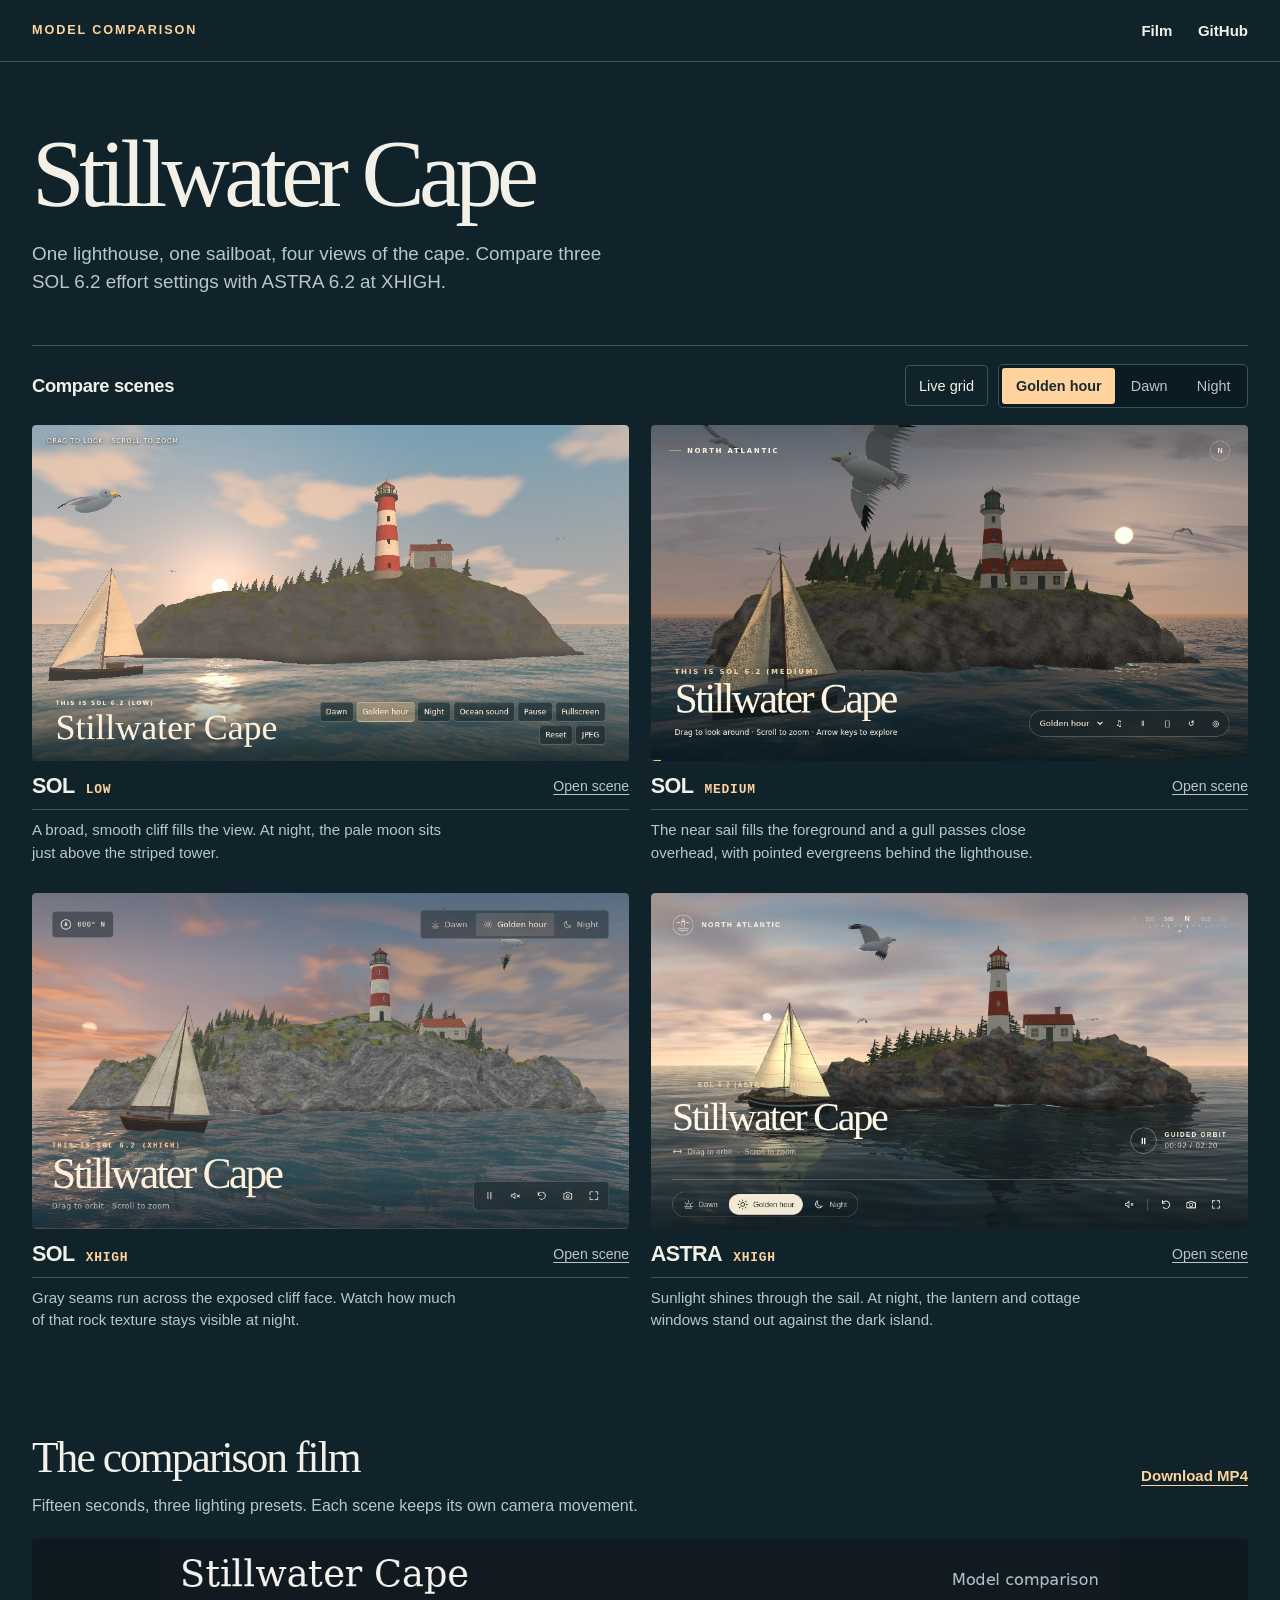
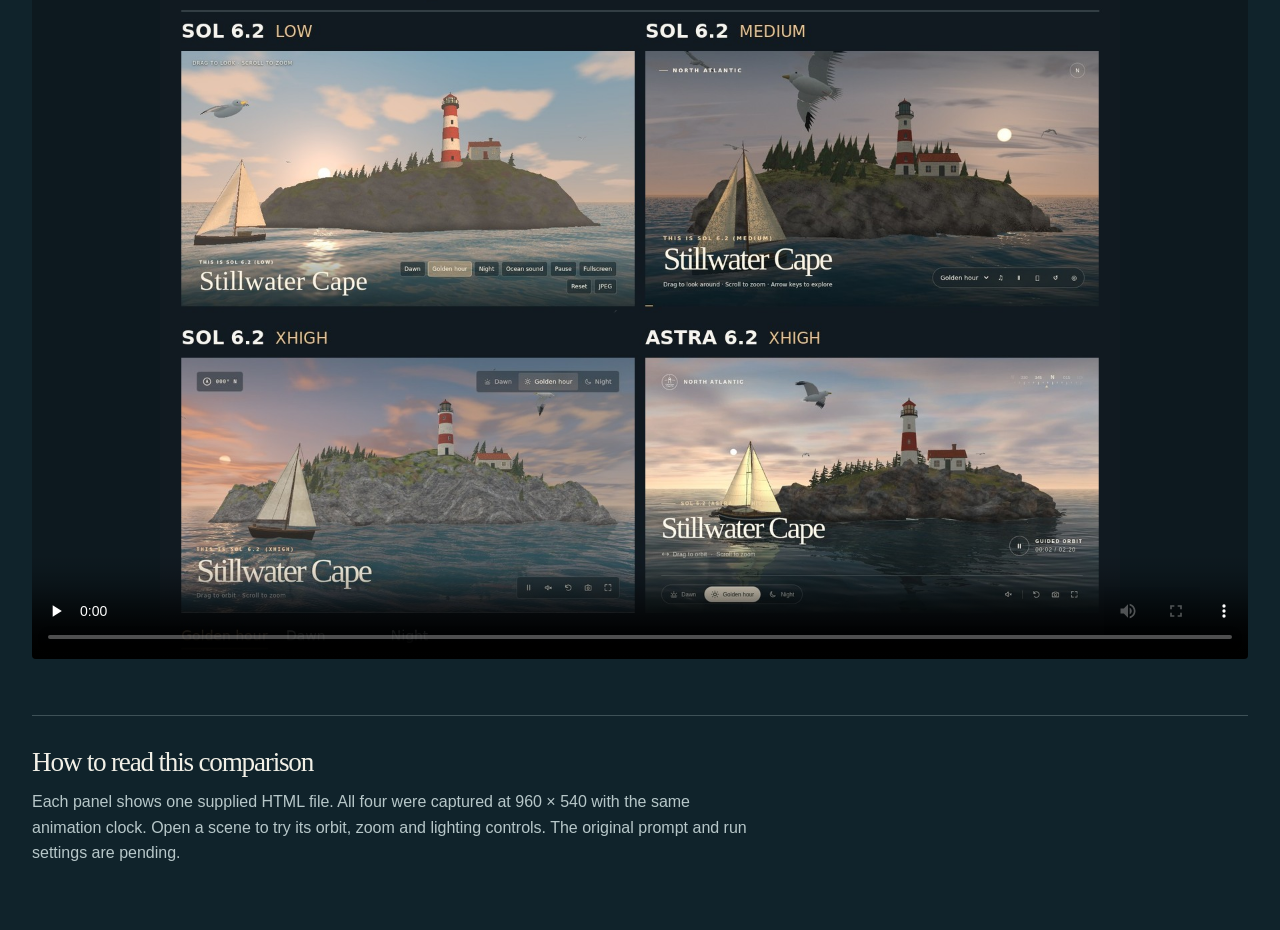
<file: index.html>
<!doctype html>
<html lang="en">
<head>
  <meta charset="utf-8">
  <meta name="viewport" content="width=device-width, initial-scale=1">
  <meta name="theme-color" content="#10232b">
  <meta name="description" content="Explore four model-built versions of Stillwater Cape. Compare SOL and ASTRA at golden hour, dawn and night, or open the original interactive scenes.">
  <meta property="og:title" content="Stillwater Cape · Model comparison">
  <meta property="og:description" content="Four interactive takes on the same cape. See SOL and ASTRA side by side.">
  <meta property="og:image" content="https://maitham16.github.io/stillwater-cape-comparison/media/film-cover.jpg">
  <meta name="twitter:card" content="summary_large_image">
  <title>Stillwater Cape · Model comparison</title>
  <link rel="stylesheet" href="./style.css">
</head>
<body>
  <a class="skip" href="#compare">Skip to comparison</a>
  <header class="mast">
    <div class="wrap mast-inner">
      <span class="mast-label">Model comparison</span>
      <nav aria-label="Main navigation">
        <a href="#film">Film</a>
        <a href="https://github.com/Maitham16/stillwater-cape-comparison">GitHub</a>
      </nav>
    </div>
  </header>
  <main class="wrap">
    <header class="intro">
      <div>
        <h1>Stillwater Cape</h1>
        <p>One lighthouse, one sailboat, four views of the cape. Compare three SOL 6.2 effort settings with ASTRA 6.2 at XHIGH.</p>
      </div>
    </header>
    <section id="compare" aria-label="Compare the four scenes">
      <div class="toolbar">
        <h2>Compare scenes</h2>
        <div class="tools">
        <button id="live" type="button" aria-pressed="false" hidden>Live grid</button>
        <div class="presets" role="group" aria-label="Lighting for all four previews" hidden>
          <button data-mode="gold" aria-pressed="true">Golden hour</button>
          <button data-mode="dawn" aria-pressed="false">Dawn</button>
          <button data-mode="night" aria-pressed="false">Night</button>
        </div>
        </div>
      </div>
      <div class="grid">
        <article class="card">
          <div class="stage"><a class="scene" href="./scenes/sol-low.html" aria-label="Open SOL LOW interactive scene" tabindex="-1"><img src="./media/sol-low-gold.jpg" width="960" height="540" data-scene="sol-low" alt="SOL LOW rendering of Stillwater Cape at golden hour"></a></div>
          <div class="caption"><h3>SOL <span>LOW</span></h3><a class="open" href="./scenes/sol-low.html" aria-label="Open SOL LOW interactive scene">Open scene</a></div>
          <p class="observation">A broad, smooth cliff fills the view. At night, the pale moon sits just above the striped tower.</p>
        </article>
        <article class="card">
          <div class="stage"><a class="scene" href="./scenes/sol-medium.html" aria-label="Open SOL MEDIUM interactive scene" tabindex="-1"><img src="./media/sol-medium-gold.jpg" width="960" height="540" data-scene="sol-medium" alt="SOL MEDIUM rendering of Stillwater Cape at golden hour"></a></div>
          <div class="caption"><h3>SOL <span>MEDIUM</span></h3><a class="open" href="./scenes/sol-medium.html" aria-label="Open SOL MEDIUM interactive scene">Open scene</a></div>
          <p class="observation">The near sail fills the foreground and a gull passes close overhead, with pointed evergreens behind the lighthouse.</p>
        </article>
        <article class="card">
          <div class="stage"><a class="scene" href="./scenes/sol-xhigh.html" aria-label="Open SOL XHIGH interactive scene" tabindex="-1"><img src="./media/sol-xhigh-gold.jpg" width="960" height="540" data-scene="sol-xhigh" alt="SOL XHIGH rendering of Stillwater Cape at golden hour"></a></div>
          <div class="caption"><h3>SOL <span>XHIGH</span></h3><a class="open" href="./scenes/sol-xhigh.html" aria-label="Open SOL XHIGH interactive scene">Open scene</a></div>
          <p class="observation">Gray seams run across the exposed cliff face. Watch how much of that rock texture stays visible at night.</p>
        </article>
        <article class="card">
          <div class="stage"><a class="scene" href="./scenes/astra-xhigh.html" aria-label="Open ASTRA XHIGH interactive scene" tabindex="-1"><img src="./media/astra-xhigh-gold.jpg" width="960" height="540" data-scene="astra-xhigh" alt="ASTRA XHIGH rendering of Stillwater Cape at golden hour"></a></div>
          <div class="caption"><h3>ASTRA <span>XHIGH</span></h3><a class="open" href="./scenes/astra-xhigh.html" aria-label="Open ASTRA XHIGH interactive scene">Open scene</a></div>
          <p class="observation">Sunlight shines through the sail. At night, the lantern and cottage windows stand out against the dark island.</p>
        </article>
      </div>
    </section>
    <section id="film" aria-labelledby="film-title">
      <div class="film-heading">
        <div>
          <h2 id="film-title">The comparison film</h2>
          <p>Fifteen seconds, three lighting presets. Each scene keeps its own camera movement.</p>
        </div>
        <a class="download" href="./media/stillwater-cape.mp4" download>Download MP4</a>
      </div>
      <video controls playsinline preload="none" poster="./media/film-cover.jpg" aria-label="Four labeled scenes cycling through golden hour, dawn and night. Silent film.">
        <source src="./media/stillwater-cape.mp4" type="video/mp4">
        <a href="./media/stillwater-cape.mp4">Open the comparison film</a>
      </video>
    </section>
    <section class="method" aria-labelledby="method-title">
      <h2 id="method-title">How to read this comparison</h2>
      <p>Each panel shows one supplied HTML file. All four were captured at 960 × 540 with the same animation clock. Open a scene to try its orbit, zoom and lighting controls. The original prompt and run settings are pending.</p>
    </section>
  </main>
  <script src="./compare.js"></script>
</body>
</html>
</file>
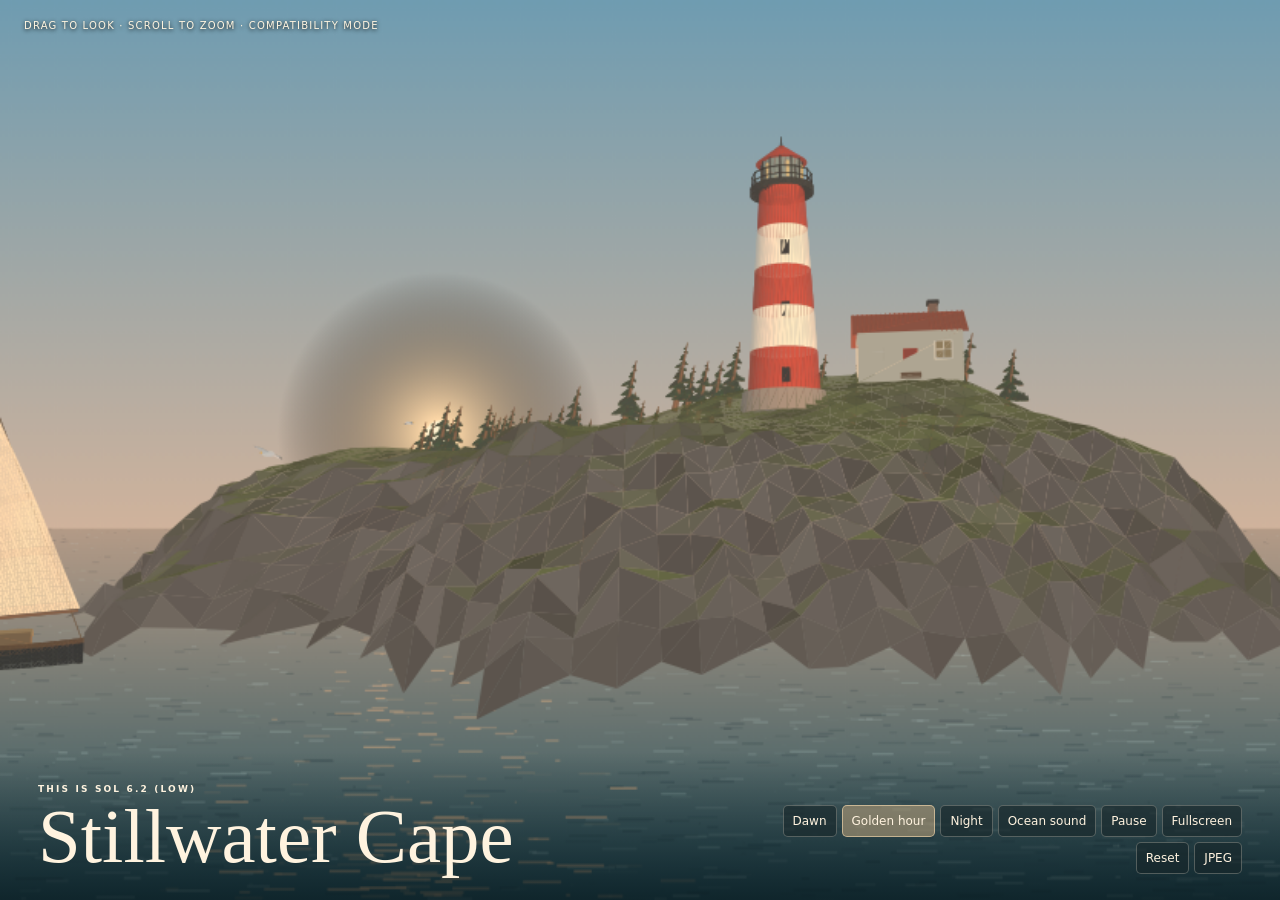
<file: scenes/sol-low.html>
<!doctype html>
<html lang="en">
<head>
<meta charset="utf-8"><meta name="viewport" content="width=device-width,initial-scale=1,viewport-fit=cover">
<title>Stillwater Cape</title>
<style>
*{box-sizing:border-box}html,body{margin:0;height:100%;overflow:hidden;background:#172b32;color:#fff3df}body{font:12px system-ui,sans-serif}canvas{width:100%;height:100%;display:block;touch-action:none;cursor:grab}canvas:active{cursor:grabbing}footer{position:absolute;inset:auto 0 0;display:flex;justify-content:space-between;align-items:end;gap:16px;padding:32px 38px max(26px,env(safe-area-inset-bottom));background:linear-gradient(transparent,#081519b8);pointer-events:none}.eyebrow{letter-spacing:.24em;font-size:9px;font-weight:650;margin-bottom:7px}h1{font:400 clamp(36px,6vw,84px)/.95 Georgia,serif;margin:0;text-wrap:balance}nav{pointer-events:auto;display:flex;flex-wrap:wrap;justify-content:end;gap:5px;max-width:480px}button{background:#17262a9c;border:1px solid #fff3df42;border-radius:5px;color:inherit;font:inherit;padding:8px 9px;cursor:pointer}button:hover,button[aria-pressed=true]{background:#e2bb8970;border-color:#ffe2b592}button:focus-visible{outline:2px solid #fff}#hint{position:absolute;top:20px;left:24px;color:#fff5e0;text-shadow:0 1px 4px #000;letter-spacing:.12em;font-size:10px;pointer-events:none}@media(max-width:680px){footer{align-items:start;flex-direction:column;padding:25px 15px max(14px,env(safe-area-inset-bottom));gap:13px}nav{justify-content:start}button{font-size:11px;padding:7px}#hint{top:12px;left:15px}}
</style>
</head><body>
<canvas id="cape" aria-label="Interactive three-dimensional view of Stillwater Cape" tabindex="0"></canvas>
<img id="opening" alt="" style="position:absolute;inset:0;width:100%;height:100%;object-fit:cover;pointer-events:none" src="[data-uri]">
<div id="hint">DRAG TO LOOK · SCROLL TO ZOOM</div>
<footer><div><div class="eyebrow">THIS IS SOL 6.2 (LOW)</div><h1>Stillwater Cape</h1></div><nav aria-label="Scene controls">
<button data-light="1">Dawn</button><button data-light="0" aria-pressed="true">Golden hour</button><button data-light="2">Night</button>
<button id="audio" aria-pressed="false">Ocean sound</button><button id="pause" aria-pressed="false">Pause</button><button id="full">Fullscreen</button><button id="reset">Reset</button><button id="capture">JPEG</button>
</nav></footer>
<script>
'use strict';
function startScene(){
const canvas=document.querySelector('canvas');
const backup=document.createElement('canvas');
backup.style.cssText='position:absolute;inset:0;pointer-events:none';
backup.hidden=true;
backup.setAttribute('aria-hidden','true');
canvas.after(backup);
const ctx=backup.getContext('2d');
let useGPU=true;

const hint=document.querySelector('#hint');
const opening=document.querySelector('#opening');
window.addEventListener('error',event=>{
 hint.textContent='Scene error: '+event.message;
});
canvas.addEventListener('webglcontextlost',event=>{
 event.preventDefault();
 useGPU=false;
});
const gl=canvas.getContext('webgl',{antialias:false,alpha:false,preserveDrawingBuffer:true,failIfMajorPerformanceCaveat:true})
 ||canvas.getContext('experimental-webgl',{antialias:false,alpha:false,preserveDrawingBuffer:true,failIfMajorPerformanceCaveat:true});
useGPU=!!gl;
const PI=Math.PI, TAU=2*PI;
const add=(a,b)=>a.map((x,i)=>x+b[i]), sub=(a,b)=>a.map((x,i)=>x-b[i]), mul=(a,s)=>a.map(x=>x*s);
const dot=(a,b)=>a.reduce((s,x,i)=>s+x*b[i],0), cross=(a,b)=>[a[1]*b[2]-a[2]*b[1],a[2]*b[0]-a[0]*b[2],a[0]*b[1]-a[1]*b[0]];
const unit=a=>mul(a,1/(Math.hypot(...a)||1)), clamp=(x,a,b)=>Math.max(a,Math.min(b,x)), mix=(a,b,t)=>a+(b-a)*t;
let seed=92734;
function random(){seed=(Math.imul(seed,1664525)+1013904223)>>>0;return seed/4294967296}
function program(v,f){
 if(!useGPU)return null;
 try {
 const p=gl.createProgram();
 for(const [type,src] of [[gl.VERTEX_SHADER,v],[gl.FRAGMENT_SHADER,f]]){
  const s=gl.createShader(type);gl.shaderSource(s,src);gl.compileShader(s);
  if(!gl.getShaderParameter(s,gl.COMPILE_STATUS))throw Error(gl.getShaderInfoLog(s));
  gl.attachShader(p,s);
 }
 gl.linkProgram(p);if(!gl.getProgramParameter(p,gl.LINK_STATUS))throw Error(gl.getProgramInfoLog(p));return p;
 } catch(error){console.warn('Stillwater WebGL',error);useGPU=false;return null;}
}
const noiseGL=`
float hash(vec3 p){p=fract(p*.3183099+vec3(.11,.27,.43))*17.;return fract(p.x*p.y*p.z*(p.x+p.y+p.z));}
float noise(vec3 p){vec3 i=floor(p),f=fract(p);f=f*f*(3.-2.*f);
return mix(mix(mix(hash(i),hash(i+vec3(1,0,0)),f.x),mix(hash(i+vec3(0,1,0)),hash(i+vec3(1,1,0)),f.x),f.y),
mix(mix(hash(i+vec3(0,0,1)),hash(i+vec3(1,0,1)),f.x),mix(hash(i+vec3(0,1,1)),hash(i+vec3(1,1,1)),f.x),f.y),f.z);}
float fb(vec3 p){return noise(p)*.56+noise(p*2.17+4.)*.28+noise(p*4.63-3.)*.12+noise(p*9.13)*.04;}
`;
const atmosphere=`
uniform vec3 sun, sunlight, horizon, zenith;
uniform float mode, time;
vec3 air(vec3 d){
 float y=max(d.y,0.);
 float s=max(dot(d,sun),0.);
 vec3 col=mix(horizon,zenith,pow(clamp(y*2.,0.,1.),.55));
 col+=sunlight*(.19*pow(s,10.)+.28*pow(s,110.)+1.5*smoothstep(.99976,.99986,s));
 vec3 p=vec3(d.x,0.,d.z)*(.86/(y+.17))+vec3(time*.0007,0.,.8);
 float cloud=fb(p*2.5+vec3(0,3.3,0))+ .10*fb(p*13.);
 float veil=smoothstep(.57,.76,cloud)*smoothstep(.008,.08,y)*(.83-.28*y);
 vec3 cloudColor=mix(zenith*.72+horizon*.16,horizon*.88+sunlight*.29,pow(s,.55));
 col=mix(col,cloudColor,veil);
 if(mode>1.5){float star=hash(floor(d*920.));col+=step(.9991,star)*smoothstep(.05,.6,y)*.44;}
 return col;
}
vec3 encode(vec3 c){return pow(clamp(c,0.,1.),vec3(.4545));}
`;
const sky=program(`attribute vec2 a;varying vec2 uv;void main(){uv=a;gl_Position=vec4(a,.999999,1.);}`,`
precision highp float;varying vec2 uv;uniform vec3 forward,right,up;uniform vec2 lens;
${noiseGL}${atmosphere}
void main(){vec3 d=normalize(forward+right*uv.x*lens.x+up*uv.y*lens.y);gl_FragColor=vec4(encode(air(d)),1.);}
`);
const surfaceVertex=`
attribute vec3 a,n,c;attribute float m;uniform mat4 vp,model;
varying vec3 P,N,C,L;varying float M;
void main(){vec4 p=model*vec4(a,1.);P=p.xyz;N=mat3(model)*n;C=c;L=a;M=m;gl_Position=vp*p;}
`;
const surfaceFragment=`
precision highp float;
varying vec3 P,N,C,L;varying float M;uniform vec3 eye;
uniform vec3 reefs[4];
${noiseGL}${atmosphere}
vec2 swell(vec2 p){vec2 gradient=vec2(0.);
 for(int i=0;i<8;i++){float j=float(i);float a=1.1+j*2.39996;vec2 d=vec2(cos(a),sin(a));float k=.46*pow(1.51,j);
 gradient+=d*cos(dot(d,p)*k+time*sqrt(k)*1.96+j*j)*(.081/(1.+j*.34));}
 float grit=noise(vec3(p*1.8,time*.35))-.5;
 return gradient+vec2(grit,noise(vec3(p*2.1+8.,time*.43))-.5)*.09;
}
void main(){
 vec3 normal=normalize(N),v=normalize(eye-P);
#ifdef OCEAN
 {
  float dist=length(eye-P);
  vec2 g=swell(P.xz);
  normal=normalize(vec3(-g.x,1.,-g.y));
  vec3 reflection=reflect(-v,normal);
  float fres=pow(1.-max(0.,dot(v,normal)),4.2);
  vec3 water=mix(vec3(.019,.077,.093),vec3(.034,.144,.151),fb(vec3(P.xz*.19,time*.11)));
  vec3 reflected=air(normalize(vec3(reflection.x,abs(reflection.y),reflection.z)));
  vec3 col=mix(water*(.58+.42*sunlight),reflected,.18+.64*fres);
  vec3 h=normalize(v+sun);
  float spec=pow(max(0.,dot(normal,h)),255.)*.88+pow(max(0.,dot(normal,h)),36.)*.074;
  float scatter=fb(vec3(P.xz*.8,time*.21));
  float reach=0.;
  for(int j=1;j<=4;j++){
   vec2 q=P.xz+sun.xz*float(j)*5.;
   float a=atan(q.y/28.,q.x/39.);
   float r=length(q/vec2(39.,28.));
   float shore=1.+.115*sin(a*3.+.4)+.085*cos(a*5.-1.)+.05*sin(a*9.);
   reach=max(reach,1.-smoothstep(shore-.16,shore-.025,r+float(j)*sun.y*.08));
  }
  col=mix(col,col*vec3(.58,.66,.69),reach*.30);
  col+=sunlight*spec*(.38+scatter*1.55)*(1.-reach*.91);
  float a=atan(P.z/28.,P.x/39.);
  float coast=length(P.xz/vec2(39.,28.))-(1.+.115*sin(a*3.+.4)+.085*cos(a*5.-1.)+.05*sin(a*9.));
  float edge=abs(coast)*24.;
  for(int i=0;i<4;i++){edge=min(edge,abs(length(P.xz-reefs[i].xy)-reefs[i].z));}
  float foam=(1.-smoothstep(.1,2.8,edge))*smoothstep(.48,.68,scatter+.085*sin(edge*4.-time*1.65));
  col=mix(col,vec3(.51,.63,.59)*(.48+sunlight*.30),foam*.65);
  col=mix(col,horizon*.78,smoothstep(145.,1000.,dist)*.77);
  gl_FragColor=vec4(encode(col*(mode>1.5?.48:1.)),1.);return;
 }
#else
 vec3 base=C;
 float grain=fb(P*2.9);
 if(M<.5){
  vec3 q=P;
  float field=fb(q*vec3(.29,.21,.29));
  float shale=fb(vec3(q.x*.39+q.y*.57,q.y*1.42+q.z*.43,q.z*.45));
  float seams=pow(1.-abs(sin(q.y*1.55+q.x*.34+q.z*.14+fb(q*.48)*6.)),12.);
  float fine=fb(q*8.);
  vec3 stone=mix(vec3(.045,.049,.052),vec3(.32,.275,.231),field*.57+shale*.43);
  stone*=.74+fine*.46-seams*.26;
  stone=mix(stone,vec3(.034,.040,.039),1.-smoothstep(-.1,2.1,P.y+grain*.55));
  float grass=smoothstep(.47,.73,normal.y+field*.21-.10)*smoothstep(1.5,5.,P.y+field*2.);
  vec3 heath=mix(vec3(.052,.068,.020),vec3(.23,.218,.067),fb(q*1.13));
  heath=mix(heath,vec3(.181,.090,.071),smoothstep(.55,.75,fb(q*.63)));
  base=mix(stone,heath,grass);
  normal=normalize(normal+vec3(noise(q*4.+5.)-.5,noise(q*5.)-.5,noise(q*4.-7.)-.5)*.24);
 }else if(M<1.5){
  float weathering=fb(P*5.);
  base*=.73+.37*weathering;
  base=mix(base,vec3(.107,.064,.034),smoothstep(.67,.83,fb(P*2.6))*.63);
 }else if(M<2.5){
  float fiber=fb(L*vec3(1.3,42.,12.));
  float plank=1.-.38*smoothstep(.89,.99,fract(L.y*4.7+.015*fiber));
  base*=plank*(.66+.52*fiber);
 }else if(M<3.5){
  base*=.83+.24*fb(L*vec3(37.,4.,12.));
 }else if(M<4.5){
  base*=.65+fb(P*4.)*.59;
 }else if(M<5.5){
  base*=.51+.76*fb(P*5.5)+.09*noise(P*36.);
 }else if(M>6.5&&M<7.5){
  base*=1.6+2.1*mode;
 }else {base*=.89+.17*grain;}
 float diffuse=max(dot(normal,sun),0.);
 if(M>2.5&&M<3.5)diffuse=.62*abs(dot(normal,sun))+.10;
 vec3 ambient=mix(vec3(.19,.22,.24),vec3(.52,.56,.59),normal.y*.5+.5);
 if(mode>1.5)ambient*=.38;
 vec3 col=base*(ambient+diffuse*sunlight*.83);
 if(M>6.5&&M<7.5)col+=base*.40;
 vec2 fromBase=P.xz-vec2(12.,6.);
 float along=dot(fromBase,-sun.xz)/max(.1,length(sun.xz));
 float across=length(fromBase+normalize(sun.xz)*along);
 if(M<.5){
  float towerShadow=smoothstep(-1.,2.,along)*(1.-smoothstep(1.1,3.6,across))*(1.-smoothstep(19.,36.,along));
  col*=1.-towerShadow*.34;
 }
 float depth=length(eye-P);
 col=mix(col,horizon,1.-exp(-depth*.0016));
 gl_FragColor=vec4(encode(col),1.);
#endif
}
`;
const surface=program(surfaceVertex,surfaceFragment);
const seaProgram=program(surfaceVertex,"#define OCEAN\n"+surfaceFragment);
const I=[1,0,0,0,0,1,0,0,0,0,1,0,0,0,0,1];
const trans=(x,y,z)=>[1,0,0,0,0,1,0,0,0,0,1,0,x,y,z,1];
const ry=a=>[Math.cos(a),0,-Math.sin(a),0,0,1,0,0,Math.sin(a),0,Math.cos(a),0,0,0,0,1];
const rx=a=>[1,0,0,0,0,Math.cos(a),Math.sin(a),0,0,-Math.sin(a),Math.cos(a),0,0,0,0,1];
const rz=a=>[Math.cos(a),Math.sin(a),0,0,-Math.sin(a),Math.cos(a),0,0,0,0,1,0,0,0,0,1];
function mm(a,b){return b.map((_,i)=>{const c=i>>2,r=i%4;return a[r]*b[c*4]+a[r+4]*b[c*4+1]+a[r+8]*b[c*4+2]+a[r+12]*b[c*4+3]})}
const chain=(...m)=>m.reduce(mm,I);
function basis(x,y,z,p){return [...x,0,...y,0,...z,0,...p,1]}
function mesh(){
 const data=[];
 function tri(a,b,c,color,mat=6, normals){
  let n=unit(cross(sub(b,a),sub(c,a)));
  for(const [i,p] of [a,b,c].entries())data.push(...p,...(normals?normals[i]:n),...color,mat);
 }
 function quad(a,b,c,d,color,m){tri(a,b,c,color,m);tri(a,c,d,color,m)}
 function upload(){
  const vertices=new Float32Array(data);
  const buffer=useGPU?gl.createBuffer():null;
  if(buffer){gl.bindBuffer(gl.ARRAY_BUFFER,buffer);gl.bufferData(gl.ARRAY_BUFFER,vertices,gl.STATIC_DRAW);}
  return {buffer,vertices,count:data.length/10};
 }
 return {tri,quad,upload};
}
function box(m,p,s,c,k=6){
 const [x,y,z]=p,[a,b,d]=s.map(v=>v*.5);
 const v=[[-a,-b,-d],[a,-b,-d],[a,b,-d],[-a,b,-d],[-a,-b,d],[a,-b,d],[a,b,d],[-a,b,d]].map(q=>add(p,q));
 for(const f of [[3,2,1,0],[4,5,6,7],[0,4,7,3],[1,2,6,5],[3,7,6,2],[0,1,5,4]])m.quad(...f.map(i=>v[i]),c,k);
}
function tube(m,a,b,r,s,c,k=6,count=12){
 const y=unit(sub(b,a)),x=unit(cross(y,Math.abs(y[1])>.9?[0,0,1]:[0,1,0])),z=cross(y,x);
 const ring=(p,r,t)=>add(p,add(mul(x,r*Math.cos(t)),mul(z,r*Math.sin(t))));
 for(let i=0;i<count;i++){
  const t=i*TAU/count,u=(i+1)*TAU/count,A=ring(a,r,t),B=ring(a,r,u),C=ring(b,s,u),D=ring(b,s,t);
  m.quad(A,D,C,B,c,k);if(s>0)m.tri(D,b,C,c,k);m.tri(A,B,a,c,k);
 }
}
function ellipsoid(m,p,s,c,k=6,n=16,l=9){
 function at(i,j){
  const a=i*TAU/n,b=j*PI/l;
  return [Math.cos(a)*Math.sin(b),Math.cos(b),Math.sin(a)*Math.sin(b)];
 }
 for(let j=0;j<l;j++)for(let i=0;i<n;i++){
  const q=[at(i,j),at(i+1,j),at(i+1,j+1),at(i,j+1)];
  const pts=q.map(v=>v.map((x,i)=>p[i]+x*s[i])),norm=q.map(v=>unit(v.map((x,i)=>x/s[i])));
  m.tri(pts[0],pts[1],pts[2],c,k,norm.slice(0,3));
  m.tri(pts[0],pts[2],pts[3],c,k,[norm[0],norm[2],norm[3]]);
 }
}
const terrain=mesh(), white=[.78,.73,.60], red=[.43,.057,.035], black=[.024,.032,.032], wood=[.19,.103,.055], glazing=[.60,.38,.14];
const coast=a=>1+.115*Math.sin(a*3+.4)+.085*Math.cos(a*5-1)+.05*Math.sin(a*9);
function land(r,a){
 const k=coast(a),x=39*r*k*Math.cos(a),z=28*r*k*Math.sin(a);
 const cliff=8.9+2.9*Math.sin(a*2-.4)+1.8*Math.cos(a*3+.8);
 const terrace=1-clamp((r-.76)/.27,0,1);
 const core=12.3+1.7*Math.sin(x*.104)+2.0*Math.cos(z*.12)+1.65*Math.sin(x*.08-z*.19);
 const wrinkles=(.48*Math.sin(x*1.6+z*.5)+.65*Math.sin(x*.69-z*1.04)+.91*Math.sin(x*.27+z*.72))*(.35+.65*r);
 const folds=cliff*terrace+wrinkles+Math.sin(r*84+Math.sin(a*19)*2.8)*.47;
 const y=mix(core,folds,clamp((r-.52)/.39,0,1))-(Math.max(0,r-.89)*18)-Math.max(0,r-1)*13;
 return [x,y,z];
}
function ground(x,z){
 const a=Math.atan2(z/28,x/39);
 return land(Math.hypot(x/39,z/28)/coast(a),a)[1];
}
function radial(m,rows,cols,point){
 const pts=Array.from({length:rows+1},(_,j)=>Array.from({length:cols},(_,i)=>point(j/rows,i*TAU/cols)));
 const normals=pts.map((ring,j)=>ring.map((p,i)=>{
  if(!j)return [0,1,0];
  return unit(cross(sub(ring[(i+1)%cols],ring[(i+cols-1)%cols]),sub(pts[Math.min(rows,j+1)][i],pts[j-1][i])));
 }));
 for(let j=0;j<rows;j++)for(let i=0;i<cols;i++){
  const k=(i+1)%cols,p=pts[j],q=pts[j+1],a=normals[j],b=normals[j+1];
  m.tri(p[i],p[k],q[k],white,0,[a[i],a[k],b[k]]);
  m.tri(p[i],q[k],q[i],white,0,[a[i],b[k],b[i]]);
 }
}
radial(terrain,useGPU?74:40,useGPU?172:108,(r,a)=>land(r*1.20,a));
const stacks=[[-55,-24,5.7,13],[-64,-31,3.9,9],[-48,-37,3.2,6],[50,-29,5.6,11]];
for(const [x,z,r,h] of stacks)radial(terrain,24,64,(t,a)=>{
 const b=r*t*(1+.21*Math.sin(3*a)+.12*Math.cos(7*a));
 const y=h*(1-t**1.52)-1.8+Math.sin(t*22+a*4)*.62*t;
 return [x+b*Math.cos(a)+(.8-t)*2,y,z+b*Math.sin(a)*.75];
});
const structures=mesh();
const lx=12,lz=6,ly=ground(lx,lz)-.18;
tube(structures,[lx,ly-1,lz],[lx,ly+.55,lz],3.25,3.05,[.27,.25,.21],1,30);
for(let i=0;i<5;i++){
 const y=ly+.55+i*3.04;
 tube(structures,[lx,y,lz],[lx,y+3.04,lz],2.62-i*.195,2.425-i*.195,i%2===0?red:white,1,48);
}
const top=ly+15.75;
tube(structures,[lx,top-.32,lz],[lx,top+.17,lz],2.33,2.33,black,1,36);
tube(structures,[lx,top+.17,lz],[lx,top+2.03,lz],1.48,1.48,[.18,.26,.25],1,24);
for(let i=0;i<12;i++){
 const a=i*TAU/12;
 const r=(s,y,b=a)=>[lx+s*Math.cos(b),top+y,lz+s*Math.sin(b)];
 tube(structures,r(1.51,.12),r(1.51,2.1),.054,.054,black);
 tube(structures,r(2.19,.12),r(2.19,1.16),.036,.036,black);
 for(const y of [.57,1.12])tube(structures,r(2.19,y),r(2.19,y,a+TAU/12),.031,.031,black);
 if(i%2===0)tube(structures,r(1.49,.58,a+.17),r(1.49,1.7,a+.17),.11,.11,glazing,7);
}
tube(structures,[lx,top+2.04,lz],[lx,top+3.4,lz],1.87,.14,red,1,36);
tube(structures,[lx,top+3.3,lz],[lx,top+4.14,lz],.085,.029,black);
for(const y of [ly+1.5,ly+6.3,ly+10.9])box(structures,[lx+.28,y,lz+2.60-(y-ly)*.063],[.57,1.03,.15],black,1);
const cx=21,cz=3,cy=ground(cx,cz)-.4;
box(structures,[cx,cy+1.4,cz],[7.35,3.65,4.55],[.70,.64,.49],1);
const roof=[.38,.088,.046];
for(const sign of [-1,1]){
 const z=cz+sign*2.64;
 const a=[cx-4.05,cy+3.03,z],b=[cx+4.05,cy+3.03,z],c=[cx+4.05,cy+5.02,cz],d=[cx-4.05,cy+5.02,cz];
 if(sign===1)structures.quad(a,b,c,d,roof,4);else structures.quad(b,a,d,c,roof,4);
 for(let j=0;j<24;j++){
  const x=cx-3.96+j*.343;
  tube(structures,[x,cy+3.08,z],[x,cy+5.06,cz],.026,.026,roof,4,4);
 }
}
for(const s of [-1,1]){
 const x=cx+s*3.66;
 structures.tri([x,cy+3.02,cz-s*2.28],[x,cy+3.02,cz+s*2.28],[x,cy+4.98,cz],white,1);
}
box(structures,[cx+1.94,cy+4.8,cz-.73],[.63,2.1,.7],[.31,.17,.11],1);
box(structures,[cx+1.94,cy+5.9,cz-.73],[.82,.24,.88],black);
for(const x of [cx-2.4,cx+2.32]){
 box(structures,[x,cy+1.77,cz+2.29],[1.24,1.38,.13],white,1);
 box(structures,[x,cy+1.77,cz+2.38],[1.02,1.15,.08],[.23,.17,.082],7);
 box(structures,[x,cy+1.77,cz+2.44],[.075,1.16,.045],white);
 box(structures,[x,cy+1.77,cz+2.44],[1.06,.072,.045],white);
}
box(structures,[cx,cy+.91,cz+2.3],[.98,2.04,.15],red,2);
box(structures,[cx,cy-.06,cz+2.56],[1.38,.31,.72],wood,2);
const spruce=mesh();
function tree(x,z,h){
 const y=ground(x,z)-.22, lean=.18*h;
 const trunk=t=>[x+lean*t*t,y+h*t,z-.08*h*t];
 tube(spruce,trunk(0),trunk(1),h*.043,.025,wood,2,7);
 const branches=useGPU?37:15;
 for(let n=0;n<branches;n++){
  const t=.19+n*.777/branches,a=n*2.39996+random()*.62;
  const span=h*(.32*(1-t)+.019)*(.68+random()*.43);
  const p=trunk(t), q=add(p,[Math.cos(a)*span+.19*span,-span*.25,Math.sin(a)*span]);
  tube(spruce,p,q,.037,.011,wood,2,4);
  for(let j=1;j<6;j++){
   const w=j/6,b=add(p,mul(sub(q,p),w)), size=span*(.49-.33*w);
   const c=[.027+random()*.021,.063+random()*.036,.036+random()*.012];
   const tip=add(b,[size*.64,size*(.93+random()*.58),-size*.23]);
   for(let k=0;k<5;k++){
    const aa=k*TAU/5+a,bb=(k+1)*TAU/5+a;
    const pt=angle=>add(b,[Math.cos(angle)*size,-random()*.24*size,Math.sin(angle)*size]);
    spruce.tri(pt(aa),tip,pt(bb),c,5);
   }
  }
 }
}
for(const [x,z,h] of [[25,-2,7.9],[21,-4,7.1],[17,-7,6.6],[28,-4,5.8],[23,-8,7.3],[14,-8,5.4],[28,2,4.5]])tree(x,z,h);
for(let i=0;i<43;i++){
 const x=-9+(random()-.5)*31,z=-9+(random()-.5)*19;
 if(Math.hypot(x-lx,z-lz)>10)tree(x,z,2.7+random()*3.5);
}
const stair=mesh();
for(let i=0;i<30;i++){
 const f=i/29,x=-15+f*9,z=-32+f*12;
 const y=Math.max(.75,ground(x,z)+.23);
 box(stair,[x,y,z],[1.52,.16,.67],wood,2);
 if(i%3===0)for(const s of [-1,1]){
  const p=[x+s*.66,y,z],q=[p[0],y+1.03,z];
  tube(stair,add(p,[0,-.82,0]),q,.068,.054,wood,2,5);
  if(i<27){
   const xx=x+27/29,zz=z+36/29;
   tube(stair,q,[xx+s*.66,Math.max(.75,ground(xx,zz)+.23)+1.03,zz],.045,.045,wood,2,5);
  }
 }
}
const boat=mesh();
function hull(t,h,side){
 const width=Math.pow(Math.max(0,Math.sin(PI*t)),.72)*(1.40+.18*t);
 const shear=.6+.39*(1-t)**4+.22*t**5;
 return [side*width*(.36+.64*h**.5),mix(-.87,shear,h)+.19*(t-.5)**2,4.6-8.1*t];
}
for(let s of [-1,1])for(let j=0;j<8;j++)for(let i=0;i<44;i++){
 const t=i/44,u=(i+1)/44,h=j/8,g=(j+1)/8;
 const a=hull(t,h,s),b=hull(u,h,s),c=hull(u,g,s),d=hull(t,g,s),col=j===7?[.17,.092,.043]:j===2?[.145,.039,.025]:[.018,.030,.033];
 if(s===1)boat.quad(a,b,c,d,col,2);else boat.quad(b,a,d,c,col,2);
}
for(let i=0;i<44;i++){
 const t=i/44,u=(i+1)/44;
 boat.quad(hull(t,1,-1),hull(u,1,-1),hull(u,1,1),hull(t,1,1),wood,2);
}
box(boat,[0,.94,-.84],[1.65,.51,1.5],[.29,.18,.087],2);
box(boat,[0,1.24,-.84],[1.82,.14,1.61],[.47,.31,.14],2);
tube(boat,[0,.48,.33],[0,11.47,.15],.098,.047,wood,2);
tube(boat,[0,1.9,.28],[.84,1.97,-3.27],.079,.052,wood,2);
const rope=[.14,.105,.064];
for(const p of [[-1.26,.7,.46],[1.26,.7,.46],[0,.94,4.57],[0,.81,-3.44]])tube(boat,p,[0,11.4,.15],.017,.017,rope,6,5);
function sail(a,b,c,color){
 const n=28;
 const pt=(u,v)=>add(add(add(mul(a,1-u-v),mul(b,u)),mul(c,v)),[Math.sin(PI*u)*Math.sin(PI*v)*1.4,0,0]);
 for(let i=0;i<n;i++)for(let j=0;j<n-i;j++){
  const p=pt(i/n,j/n),q=pt((i+1)/n,j/n),r=pt(i/n,(j+1)/n);
  const col=mul(color,i%7===0?.955:1);
  boat.tri(p,q,r,col,3);
  if(i+j<n-1){const s=pt((i+1)/n,(j+1)/n);boat.tri(q,s,r,col,3);}
 }
}
sail([.045,1.97,.24],[.07,11.15,.15],[.79,2.06,-3.34],[.87,.77,.54]);
sail([-.02,.99,4.46],[.015,10.49,.22],[.69,2.35,1.16],[.80,.73,.55]);
const bird=mesh(), inner=mesh(), outer=mesh();
const pearl=[.79,.81,.79], mantle=[.41,.46,.47], dark=[.029,.034,.037];
ellipsoid(bird,[0,0,-.06],[.159,.185,.48],pearl,6);
ellipsoid(bird,[0,.09,.30],[.122,.132,.15],pearl,6);
tube(bird,[0,.072,.40],[0,.055,.61],.052,.014,[.80,.50,.07],6,9);
for(const s of [-1,1])ellipsoid(bird,[s*.106,.124,.373],[.014,.017,.018],dark,6,8,5);
for(let i=-3;i<=3;i++){
 const x=i*.042;
 bird.quad([x*.52,.02,-.30],[x*.52+.035,.02,-.32],[x+.04,-.04,-.67+Math.abs(i)*.025],[x,-.045,-.67+Math.abs(i)*.025],pearl,6);
}
function feather(m,a,b,w,c){
 const d=unit(sub(b,a)),side=unit(cross(d,[0,1,0]));
 const l=add(a,mul(side,w)),r=add(a,mul(side,-w));
 const l2=add(mixVec(a,b,.78),mul(side,w*.55)),r2=add(mixVec(a,b,.78),mul(side,-w*.55));
 m.quad(l,l2,r2,r,c);m.quad(r,r2,l2,l,pearl);m.tri(l2,b,r2,c);m.tri(r2,b,l2,c);
}
function mixVec(a,b,t){return a.map((x,i)=>mix(x,b[i],t))}
function wing(m,rows,topColor,bottomColor){
 for(let i=0;i<rows.length-1;i++){
  const a=rows[i],b=rows[i+1];
  for(let j=0;j<2;j++){
   m.quad(a[j],b[j],b[j+1],a[j+1],topColor);
   const down=p=>add(p,[0,-.032,0]);
   m.quad(down(a[j]),down(a[j+1]),down(b[j+1]),down(b[j]),bottomColor);
  }
 }
}
wing(inner,[[[0,0,.19],[0,.052,.015],[0,0,-.27]],[[.30,.034,.195],[.30,.089,.015],[.30,.013,-.255]],[[.57,.035,.133],[.57,.073,-.014],[.57,.019,-.231]]],mantle,pearl);
wing(outer,[[[0,0,.133],[0,.038,-.014],[0,-.016,-.231]],[[.27,-.012,.052],[.27,.014,-.058],[.27,-.041,-.263]],[[.49,-.033,-.052],[.49,-.022,-.115],[.49,-.048,-.209]]],mantle,pearl);
for(let i=0;i<8;i++){
 const t=i/7;
 feather(outer,[.20+t*.25,-.021,-.20+t*.103],[.26+t*.46,-.071,-.41+t*.285],.046-t*.015,dark);
}
const mirror=[-1,0,0,0,0,1,0,0,0,0,1,0,0,0,0,1];
const island=[terrain,structures,spruce,stair].map(m=>m.upload());
const vessel=boat.upload(), gull=bird.upload(), wingRoot=inner.upload(), wingTip=outer.upload();
const water=mesh();
const waterPoint=(i,j)=>[-1200+2400*i/2,-.035,-1200+2400*j/2];
for(let i=0;i<2;i++)for(let j=0;j<2;j++)water.quad(waterPoint(i,j),waterPoint(i,j+1),waterPoint(i+1,j+1),waterPoint(i+1,j),white,9);
const ocean=water.upload();
const screen=useGPU?gl.createBuffer():null;
if(screen){gl.bindBuffer(gl.ARRAY_BUFFER,screen);gl.bufferData(gl.ARRAY_BUFFER,new Float32Array([-1,-1,3,-1,-1,3]),gl.STATIC_DRAW);}
const lights=[
 {direction:unit([-.40,.098,-.916]),light:[1.43,.81,.48],horizon:[.64,.46,.34],zenith:[.16,.34,.45]},
 {direction:unit([.87,.065,-.49]),light:[1.21,.66,.49],horizon:[.61,.39,.37],zenith:[.17,.27,.43]},
 {direction:unit([-.47,.41,-.78]),light:[.17,.24,.40],horizon:[.038,.063,.11],zenith:[.006,.014,.038]}
];
const uniforms=new Map();
function loc(p,n){if(!uniforms.has(p))uniforms.set(p,new Map());const map=uniforms.get(p);if(!map.has(n))map.set(n,gl.getUniformLocation(p,n));return map.get(n);}
function lighting(p,t,mode){
 const l=lights[mode];
 for(const [n,v] of [['sun',l.direction],['sunlight',l.light],['horizon',l.horizon],['zenith',l.zenith]])gl.uniform3fv(loc(p,n),v);
 gl.uniform1f(loc(p,'mode'),mode);gl.uniform1f(loc(p,'time'),t);
}
const attrs=useGPU?['a','n','c','m'].map(n=>gl.getAttribLocation(surface,n)):[];
const screenAttr=useGPU?gl.getAttribLocation(sky,'a'):-1;
const seaAttr=useGPU?gl.getAttribLocation(seaProgram,'a'):-1;
function draw(obj,model=I){
 if(!useGPU){queueFaces(obj,model);return;}
 gl.uniformMatrix4fv(loc(surface,'model'),false,model);gl.bindBuffer(gl.ARRAY_BUFFER,obj.buffer);
 attrs.forEach((a,i)=>gl.vertexAttribPointer(a,i===3?1:3,gl.FLOAT,false,40,i*12));
 gl.drawArrays(gl.TRIANGLES,0,obj.count);
}
let az=0, pitch=0, zoom=1, t=0, mode=0, paused=false, prev=0, hold=0;
function camera(aspect){
 const radius=77*zoom*(aspect<.78?1.09:1), a=az;
 const eye=[Math.sin(a)*radius,5.5+4.6*(1-Math.cos(a)) + pitch*radius,Math.cos(a)*radius];
 eye[1]=clamp(eye[1],1.7,122);
 const target=[0,12,0];
 const f=unit(sub(target,eye)),r=unit(cross(f,[0,1,0])),u=cross(r,f);
 const view=[r[0],u[0],-f[0],0,r[1],u[1],-f[1],0,r[2],u[2],-f[2],0,-dot(r,eye),-dot(u,eye),dot(f,eye),1];
 const lensX=Math.max(.61,aspect*.475),lensY=lensX/aspect;
 const p=[1/lensX,0,0,0,0,1/lensY,0,0,0,0,-1.00015,-1,0,0,-.241,0];
 return {eye,f,r,u,lens:[lensX,lensY],vp:mm(p,view)};
}
function fly(i,t){
 if(i===0){
  const a=(t-2.15)*.25;
  return [29*Math.sin(a),7.8+3.4*Math.sin(a*1.6)+1.4*Math.sin(a*3),44+25*Math.cos(a)];
 }
 const a=t*(.17+i*.021)+i*1.46;
 return [(30+i*5)*Math.cos(a)+6*Math.cos(a*2+i),12+i*1.8+3.6*Math.sin(a*1.67+i), (30+i*3)*Math.sin(a)+9*Math.sin(a*2.2+i)];
}
let frame,faces=[];
const rgb=c=>'rgb('+c.map(x=>Math.round(clamp(x,0,1)**.4545*255)).join(',')+')';
function drawBackdrop(cam,w,h){
 if(backup.width!==w||backup.height!==h){backup.width=w;backup.height=h;}
 frame={...cam,w,h};
 faces=[];
 const l=lights[mode], skyY=h*(.5+cam.f[1]/(2*cam.lens[1]));
 const horizonY=clamp(skyY,0,h);
 const skyGrad=ctx.createLinearGradient(0,0,0,Math.max(1,horizonY));
 skyGrad.addColorStop(0,rgb(l.zenith));skyGrad.addColorStop(1,rgb(l.horizon));
 ctx.fillStyle=skyGrad;ctx.fillRect(0,0,w,h);
 const f=dot(l.direction,cam.f);
 let sunX=-w;
 if(f>.1){
  sunX=w*(.5+dot(l.direction,cam.r)/f/(2*cam.lens[0]));
  const sunY=h*(.5-dot(l.direction,cam.u)/f/(2*cam.lens[1])),r=Math.max(6,h*.015);
  const halo=ctx.createRadialGradient(sunX,sunY,r,sunX,sunY,r*12);
  halo.addColorStop(0,mode===2?'#728bb5':'#ffd9a8');
  halo.addColorStop(1,'transparent');ctx.fillStyle=halo;ctx.fillRect(0,0,w,horizonY);
  ctx.fillStyle=mode===2?'#ccd8ec':'#fff2ce';ctx.beginPath();ctx.arc(sunX,sunY,r,0,TAU);ctx.fill();
 }
 const sea=ctx.createLinearGradient(0,horizonY,0,Math.max(horizonY+1,h));
 sea.addColorStop(0,rgb(mul(l.horizon,.73)));
 sea.addColorStop(1,mode===2?'#101c30':'#24505c');
 ctx.fillStyle=sea;ctx.fillRect(0,horizonY,w,h-horizonY);
 let n=21637;
 const rnd=()=>{n=(Math.imul(n,1664525)+1013904223)>>>0;return n/4294967296;};
 for(let i=0;i<2400;i++){
  const v=rnd()**1.65,y=horizonY+(h-horizonY)*v,x=rnd()*w,span=(2+v*33)*rnd();
  const dx=Math.abs(x-sunX+(w*.5-sunX)*v*.19);
  const glint=dx<(12+v*w*.23)*rnd()&&f>.1&&mode!==2;
  ctx.globalAlpha=rnd()*(glint?.48:.20);
  ctx.fillStyle=glint?'#f8b984':i%2?'#c8e0db':'#142731';
  ctx.fillRect(x+Math.sin(t*1.4+i)*v*7,y,span,.6+v*1.4);
 }
 ctx.globalAlpha=1;
}
function queueFaces(obj,model){
 const {w,h,eye,f,r,u,lens}=frame,v=obj.vertices,light=lights[mode];
 const world=(i)=>[model[0]*v[i]+model[4]*v[i+1]+model[8]*v[i+2]+model[12],model[1]*v[i]+model[5]*v[i+1]+model[9]*v[i+2]+model[13],model[2]*v[i]+model[6]*v[i+1]+model[10]*v[i+2]+model[14]];
 const project=p=>{
  const d=sub(p,eye),z=dot(d,f);
  return z>.15?[w*(.5+dot(d,r)/(z*lens[0]*2)),h*(.5-dot(d,u)/(z*lens[1]*2)),z]:null;
 };
 for(let i=0;i<v.length;i+=30){
  const p=world(i),q=world(i+10),s=world(i+20);
  if(Math.max(p[1],q[1],s[1])<-.03)continue;
  const a=project(p),b=project(q),c=project(s);
  if(!a||!b||!c)continue;
  if(Math.max(a[0],b[0],c[0])<0||Math.min(a[0],b[0],c[0])>w||Math.max(a[1],b[1],c[1])<0||Math.min(a[1],b[1],c[1])>h)continue;
  const area=(b[0]-a[0])*(c[1]-a[1])-(b[1]-a[1])*(c[0]-a[0]);
  if(Math.abs(area)<.12)continue;
  const mat=v[i+9];
  if(area>0&&mat===0)continue;
  const n=unit(cross(sub(q,p),sub(s,p)));
  const noise=.48+.25*Math.sin(p[0]*3.1+p[2]*4.1)+.22*Math.sin(p[1]*6.8+p[2]*2.7);
  let color=[v[i+6],v[i+7],v[i+8]];
  if(mat===0){
   const grass=clamp((n[1]-.47)*3,0,1)*clamp(p[1]*.35,0,1);
   color=mixVec(mul([.17,.148,.127],.59+noise*.78),mul([.12,.141,.043],.58+noise),grass);
  }
  const sun=Math.max(0,mat===3?Math.abs(dot(n,light.direction))*.65:dot(n,light.direction));
  const ambient=(mode===2?.25:.59)*(mat===7?1.8:1);
  const z=(a[2]+b[2]+c[2])/3;
  color=color.map((x,j)=>mix(x*(ambient+sun*light.light[j]*.72),light.horizon[j],Math.min(.24,z*.0011)));
  faces.push([z,a,b,c,rgb(color)]);
 }
}
function paintFaces(){
 faces.sort((a,b)=>b[0]-a[0]);
 for(const [,a,b,c,color] of faces){
  ctx.fillStyle=color;
  ctx.beginPath();ctx.moveTo(a[0],a[1]);ctx.lineTo(b[0],b[1]);ctx.lineTo(c[0],c[1]);ctx.closePath();ctx.fill();
 }
}

function render(ms){
 const dt=Math.min((ms-prev)/1000,.25);prev=ms;
 if(!paused){t+=dt;if(ms>hold)az+=dt*TAU/140;}
 const dpr=Math.min(devicePixelRatio,1.45,Math.sqrt((useGPU?1000000:490000)/(innerWidth*innerHeight)));
 const w=Math.round(canvas.clientWidth*dpr),h=Math.round(canvas.clientHeight*dpr);
 if(canvas.width!==w||canvas.height!==h){canvas.width=w;canvas.height=h;}
 const cam=camera(w/h);
 if(!useGPU){
  backup.hidden=false;
  drawBackdrop(cam,w,h);
 }else{
 backup.hidden=true;
 gl.viewport(0,0,w,h);gl.clear(gl.DEPTH_BUFFER_BIT);
 gl.disable(gl.DEPTH_TEST);gl.useProgram(sky);lighting(sky,t,mode);
 for(const [n,v] of [['forward',cam.f],['right',cam.r],['up',cam.u]])gl.uniform3fv(loc(sky,n),v);
 gl.uniform2fv(loc(sky,'lens'),cam.lens);
 for(const a of attrs)gl.disableVertexAttribArray(a);
 gl.bindBuffer(gl.ARRAY_BUFFER,screen);gl.enableVertexAttribArray(screenAttr);
 gl.vertexAttribPointer(screenAttr,2,gl.FLOAT,false,0,0);gl.drawArrays(gl.TRIANGLES,0,3);
 gl.enable(gl.DEPTH_TEST);
 gl.useProgram(seaProgram);lighting(seaProgram,t,mode);
 gl.uniformMatrix4fv(loc(seaProgram,'vp'),false,cam.vp);
 gl.uniformMatrix4fv(loc(seaProgram,'model'),false,I);
 gl.uniform3fv(loc(seaProgram,'eye'),cam.eye);
 gl.uniform3fv(loc(seaProgram,'reefs[0]'),stacks.flatMap(([x,z,r])=>[x,z,r*.79]));
 gl.bindBuffer(gl.ARRAY_BUFFER,ocean.buffer);gl.enableVertexAttribArray(seaAttr);
 gl.vertexAttribPointer(seaAttr,3,gl.FLOAT,false,40,0);
 gl.drawArrays(gl.TRIANGLES,0,ocean.count);
 gl.useProgram(surface);lighting(surface,t,mode);
 gl.uniformMatrix4fv(loc(surface,'vp'),false,cam.vp);gl.uniform3fv(loc(surface,'eye'),cam.eye);
 attrs.forEach(a=>gl.enableVertexAttribArray(a));
 }
 island.forEach(m=>draw(m));
 const boatY=.07+.18*Math.sin(t*1.37)+.086*Math.sin(t*2.24+1.4);
 draw(vessel,chain(trans(-19,boatY,42),ry(-.83),rx(.05*Math.sin(t*1.37+.45)),rz(.15+.076*Math.cos(t*1.16))));
 for(let i=0;i<5;i++){
  const p=fly(i,t), z=unit(sub(fly(i,t+.035),fly(i,t-.035))), x=unit(cross([0,1,0],z));
  const y=cross(z,x),bank=.24*Math.sin(t*.46+i)+.24;
  const model=chain(basis(x,y,z,p),rz(bank));
  const period=6.7+i*.67,phase=(t+i*1.83)%period;
  const flap=(offset)=>Math.sin((t-offset)*TAU*(2.6+i*.11))*Math.sin(PI*clamp((phase-offset)/1.36,0,1));
  draw(gull,model);
  for(const s of [-1,1]){
   const shoulder=chain(model,trans(s*.092,.04,.02),s<0?mirror:I,rz(.09+flap(0)*.76));
   draw(wingRoot,shoulder);
   draw(wingTip,chain(shoulder,trans(.57,.035,0),rz(-.12+flap(.091)*.52),ry(-.11)));
  }
 }
 if(!useGPU){paintFaces();if(!hint.textContent.includes('COMPATIBILITY'))hint.textContent='DRAG TO LOOK · SCROLL TO ZOOM · COMPATIBILITY MODE';}
 if(!opening.hidden)opening.hidden=true;
 requestAnimationFrame(render);
}
function delayOrbit(){hold=performance.now()+4500;}
function reset(){az=0;pitch=0;zoom=1;t=0;delayOrbit();}
const points=new Map();
canvas.addEventListener('pointerdown',e=>{canvas.focus();canvas.setPointerCapture(e.pointerId);points.set(e.pointerId,[e.clientX,e.clientY]);delayOrbit();});
canvas.addEventListener('pointermove',e=>{
 if(!points.has(e.pointerId))return;
 const p=points.get(e.pointerId),q=[e.clientX,e.clientY],other=[...points].find(([id])=>id!==e.pointerId);
 if(other){const o=other[1],ratio=Math.hypot(...sub(p,o))/Math.max(8,Math.hypot(...sub(q,o)));zoom=clamp(zoom*ratio,.55,2.0);}
 else{az-=(q[0]-p[0])*.0054;pitch=clamp(pitch+(q[1]-p[1])*.0034,-.4,1.2);}
 points.set(e.pointerId,q);delayOrbit();
});
for(const name of ['pointerup','pointercancel','lostpointercapture'])canvas.addEventListener(name,e=>points.delete(e.pointerId));
canvas.addEventListener('wheel',e=>{e.preventDefault();zoom=clamp(zoom*Math.exp(e.deltaY*.001),.55,2.0);delayOrbit();},{passive:false});
function togglePause(){paused=!paused;const b=document.querySelector('#pause');b.textContent=paused?'Play':'Pause';b.setAttribute('aria-pressed',paused);}
document.addEventListener('keydown',e=>{
 if(e.target.closest('button'))return;
 switch(e.key){
  case 'ArrowLeft':az-=.09;break;case 'ArrowRight':az+=.09;break;
  case 'ArrowUp':pitch=clamp(pitch+.045,-.4,1.2);break;case 'ArrowDown':pitch=clamp(pitch-.045,-.4,1.2);break;
  case '+':case '=':zoom=clamp(zoom*.91,.55,2);break;case '-':zoom=clamp(zoom*1.1,.55,2);break;
  case ' ':togglePause();break;case 'Home':reset();break;default:return;
 }
 delayOrbit();e.preventDefault();
});
for(const b of document.querySelectorAll('[data-light]'))b.onclick=()=>{
 mode=Number(b.dataset.light);
 for(const other of document.querySelectorAll('[data-light]'))other.setAttribute('aria-pressed',other===b);
};
document.querySelector('#pause').onclick=togglePause;
document.querySelector('#reset').onclick=reset;
document.querySelector('#full').onclick=async()=>{try{if(document.fullscreenElement)await document.exitFullscreen();else await document.documentElement.requestFullscreen();}catch{document.querySelector('#hint').textContent='FULLSCREEN IS UNAVAILABLE IN THIS BROWSER';}};
document.querySelector('#capture').onclick=()=>(useGPU?canvas:backup).toBlob(blob=>{
 if(!blob)return;
 const url=URL.createObjectURL(blob),a=document.createElement('a');a.href=url;a.download='Stillwater Cape.jpg';a.click();setTimeout(()=>URL.revokeObjectURL(url),3000);
},'image/jpeg',.94);
let audio,volume,sounds=false;
document.querySelector('#audio').onclick=async e=>{
 const button=e.currentTarget;
 if(!audio){
  audio=new (window.AudioContext||window.webkitAudioContext)();
  const frames=audio.sampleRate*7,buffer=audio.createBuffer(2,frames,audio.sampleRate);
  for(let ch=0;ch<2;ch++){
   const data=buffer.getChannelData(ch);
   let brown=0;
   for(let i=0;i<frames;i++){
    const n=Math.random()*2-1;brown=.984*brown+.016*n;
    const fade=Math.min(1,i/800,(frames-1-i)/800);
    data[i]=(brown*2.65+n*.09)*fade;
   }
  }
  const src=audio.createBufferSource(),filter=audio.createBiquadFilter(),osc=audio.createOscillator(),swellGain=audio.createGain();
  src.buffer=buffer;src.loop=true;filter.type='lowpass';filter.frequency.value=740;filter.Q.value=.19;
  volume=audio.createGain();volume.gain.value=0;osc.frequency.value=.137;swellGain.gain.value=180;
  osc.connect(swellGain).connect(filter.frequency);src.connect(filter).connect(volume).connect(audio.destination);
  src.start();osc.start();
 }
 await audio.resume();sounds=!sounds;volume.gain.setTargetAtTime(sounds?.75:0,audio.currentTime,.35);button.setAttribute('aria-pressed',sounds);
};
requestAnimationFrame(ms=>{
 prev=ms;
 try { render(ms); }
 catch(error){if(!useGPU)throw error;console.warn('Stillwater WebGL',error);useGPU=false;render(ms);}
});
}
requestAnimationFrame(()=>setTimeout(startScene,0));
</script></body></html>
</file>
<file: style.css>
:root {
  color-scheme: dark;
  --bg: #10232b;
  --text: #f2f0e7;
  --muted: #b7c7c9;
  --line: #3e5157;
  --accent: #ffd39e;
  font-family: Inter, -apple-system, BlinkMacSystemFont, "Segoe UI", sans-serif;
  background: var(--bg);
  color: var(--text);
}
* { box-sizing: border-box; }
body { margin: 0; }
a { color: inherit; text-underline-offset: .25em; }
button { font: inherit; }
a:focus-visible, button:focus-visible, video:focus-visible { outline: 3px solid var(--accent); outline-offset: 4px; }
.wrap { width: min(100% - 3.5rem, 76rem); margin: 0 auto; }
.mast { border-bottom: 1px solid var(--line); }
.mast-inner, nav, .toolbar, .caption, .film-heading { display: flex; justify-content: space-between; align-items: center; }
.mast-inner { min-height: 3.8rem; }
.mast-label { color: var(--accent); text-transform: uppercase; letter-spacing: .15em; font-size: .79rem; font-weight: 700; }
nav { gap: 1.6rem; }
nav a, .download { font-size: .94rem; font-weight: 550; }
nav a { text-decoration: none; }
nav a:hover, .scene:hover .open { text-decoration: underline; }
.intro { padding: clamp(2.2rem, 5.2vw, 5rem) 0 clamp(1.8rem, 3.8vw, 3.3rem); }
h1, h2, h3, p { margin: 0; }
h1, .film-heading h2, .method h2 { font-family: Georgia, "Times New Roman", serif; font-weight: 400; }
h1 { font-size: clamp(3.4rem, 7.4vw, 6.7rem); line-height: .99; letter-spacing: -.06em; }
.intro p { max-width: 38rem; font-size: clamp(1rem, 1.6vw, 1.18rem); line-height: 1.5; margin-top: 1.1rem; color: var(--muted); }
.toolbar { border-top: 1px solid var(--line); padding: 1.1rem 0; gap: 1rem; flex-wrap: wrap; }
.toolbar h2 { font-size: 1.15rem; font-weight: 570; letter-spacing: -.02em; }
.presets { display: flex; gap: 2px; background: #0b1b22; padding: 3px; border-radius: 5px; border: 1px solid var(--line); }
[hidden] { display: none !important; }
.presets button { padding: .45rem .85rem; color: var(--muted); background: transparent; border: 0; border-radius: 3px; cursor: pointer; font-size: .9rem; min-height: 2.25rem; }
.presets button:hover { color: #fff; }
.presets button[aria-pressed=true] { color: #172c31; background: var(--accent); font-weight: 650; }
.grid { display: grid; grid-template-columns: repeat(2, minmax(0, 1fr)); gap: 1.8rem 1.35rem; }
.scene { display: block; text-decoration: none; }
.scene img, video { display: block; width: 100%; height: auto; background: #22363f; border-radius: 4px; }
.scene img { aspect-ratio: 16/9; }
.caption { gap: .8rem; padding: .75rem 0 .65rem; border-bottom: 1px solid var(--line); }
.caption h3 { display: flex; align-items: baseline; gap: .7rem; font-size: 1.35rem; letter-spacing: -.03em; }
.caption h3 span { color: var(--accent); font: 600 .81rem/1.3 ui-monospace, monospace; letter-spacing: .06em; }
.open { color: var(--muted); font-size: .88rem; }
#compare, #film { scroll-margin-top: 1rem; }
#film { margin: clamp(3.2rem, 8vw, 7rem) auto 0; }
.film-heading { margin-bottom: 1.3rem; gap: 1rem; }
.film-heading h2, .method h2 { font-size: clamp(1.8rem, 3.4vw, 3rem); line-height: 1.1; letter-spacing: -.045em; }
.film-heading p, .method p { color: var(--muted); line-height: 1.6; margin-top: .7rem; }
.download { color: var(--accent); white-space: nowrap; }
video { max-height: 80vh; aspect-ratio: 4 / 3; background: #0d191f; }
.method { border-top: 1px solid var(--line); margin: 3.5rem 0 0; padding: 2rem 0 4rem; }
.method h2 { font-size: 1.7rem; }
.method p { max-width: 45rem; }
.skip { position: absolute; top: -5rem; left: 1rem; background: var(--bg); padding: .7rem; z-index: 1; }
.skip:focus { top: .5rem; }
@media (max-width: 620px) {
  .wrap { width: calc(100% - 2rem); }
  .mast-inner { min-height: 3.3rem; }
  .toolbar { align-items: flex-start; }
  .grid { grid-template-columns: 1fr; gap: 1.25rem; }
  .film-heading { display: block; }
  .download { display: inline-block; margin-top: 1rem; }
}
@media (max-width: 430px) {
  .toolbar { flex-direction: column; gap: .65rem; }
  .presets button { min-height: 2.55rem; }
}
.tools { display: flex; flex-wrap: wrap; align-items: center; gap: .65rem; }
#live { background: transparent; color: var(--text); font-size: .91rem; padding: .56rem .82rem; border: 1px solid var(--line); border-radius: 4px; cursor: pointer; min-height: 2.55rem; }
#live[aria-pressed=true] { border-color: var(--accent); color: var(--accent); }
.stage { position: relative; width: 100%; aspect-ratio: 16 / 9; overflow: hidden; border-radius: 4px; background: #22363f; }
.stage iframe { position: absolute; inset: 0; width: 960px; height: 540px; border: 0; transform: scale(var(--scale, 1)); transform-origin: top left; }
.open { text-underline-offset: .23em; }
.observation { color: var(--muted); font-size: .94rem; line-height: 1.48; padding-top: .55rem; max-width: 52ch; }
</file>
